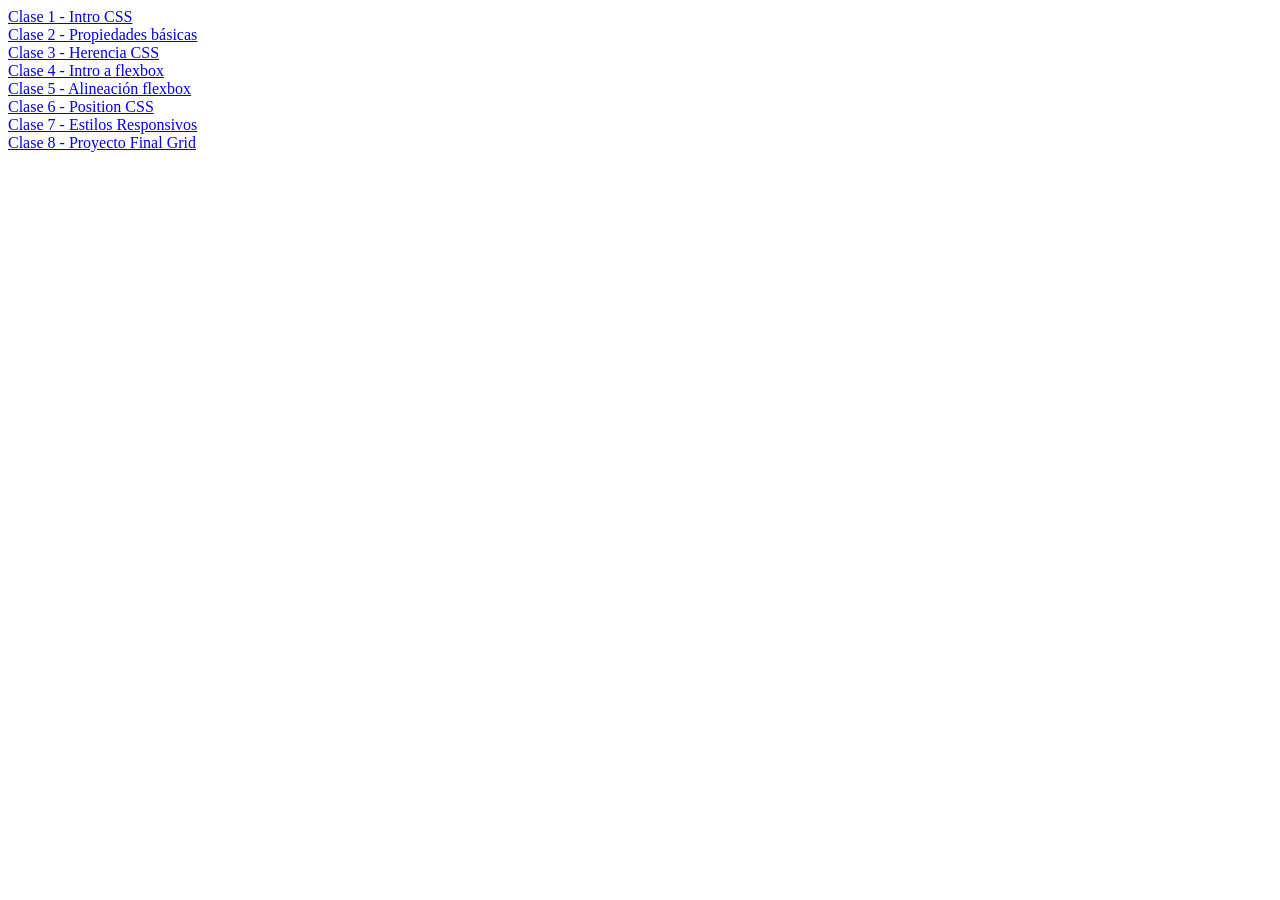
<file: index.html>
<!DOCTYPE html>
<html lang="en">

<head>
    <meta charset="UTF-8">
    <meta name="viewport" content="width=device-width, initial-scale=1.0">
    <title>Documentss</title>
</head>

<body>

    <a href="./01-intro-css/index.html">Clase 1 - Intro CSS</a>
    <br>
    <a href="./02-propiedades-basicas-css">Clase 2 - Propiedades básicas</a>
    <br>
    <a href="./03-herencia-css/">Clase 3 - Herencia CSS</a>
    <br>
    <a href="./04-intro-felxbox/">Clase 4 - Intro a flexbox</a>
    <br>
    <a href="./05-alineación-flexbox/">Clase 5 - Alineación flexbox</a>
    <br>
    <a href="./06-position-css/">Clase 6 - Position CSS</a>
    <br>
    <a href="./07-estilos-responsivos/">Clase 7 - Estilos Responsivos</a>
    <br>
    <a href="./08-proyecto-final-grid/">Clase 8 - Proyecto Final Grid</a>
    <br>
</body>
</html>
</file>
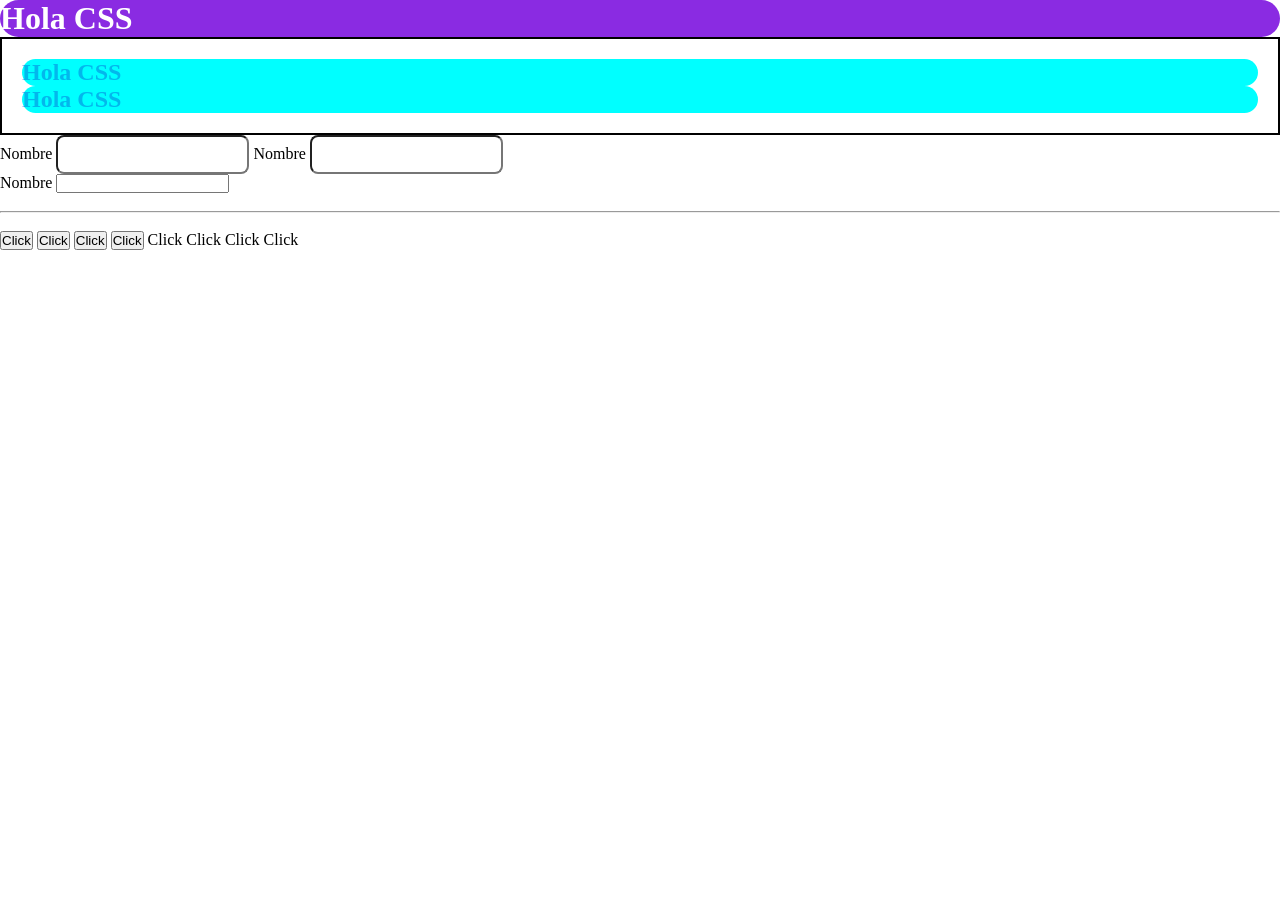
<file: 01-intro-css/index.html>
<!DOCTYPE html>
<html lang="en">

<head>
    <meta charset="UTF-8">
    <meta name="viewport" content="width=device-width, initial-scale=1.0">
    <title>Intro a CSS</title>
    <!-- Forma 3: Más efectiva -->
    <link rel="stylesheet" href="./style.css">

    <!-- Forma 1: CSS interno -->
    <style>
        h1 {
            background-color: blueviolet;
        }
    </style>
</head>

<body>

    <!-- Forma 2: CSS Inline -->
    <h1 style="color: white">Hola CSS</h1>
    <section id="destacados">
        <h1 class="bg-aqua color-blue">Hola CSS</h1>
        <h1 class="bg-aqua color-blue">Hola CSS</h1>
    </section>

    <!-- Estructura para selector avanzado -->

    <form class="form-registro">
        <div class="datos-persona">
            <label for="">Nombre</label>
            <input type="text" class="input-nombre">
        </div>
        <div class="datos-persona">
            <label for="">Nombre</label>
            <input type="text" class="input-nombre">
        </div>
    </form>

    <form class="form-registro">
        <div class="datos-mascota">
            <label for="">Nombre</label>
            <input type="text" class="input-nombre">
        </div>
    </form>

    <br>
    <hr>
    <br>

    <button>Click</button>
    <button>Click</button>
    <button>Click</button>
    <button>Click</button>

    <p>Click</p>
    <p>Click</p>
    <p>Click</p>
    <p>Click</p>




</body>

</html>
</file>
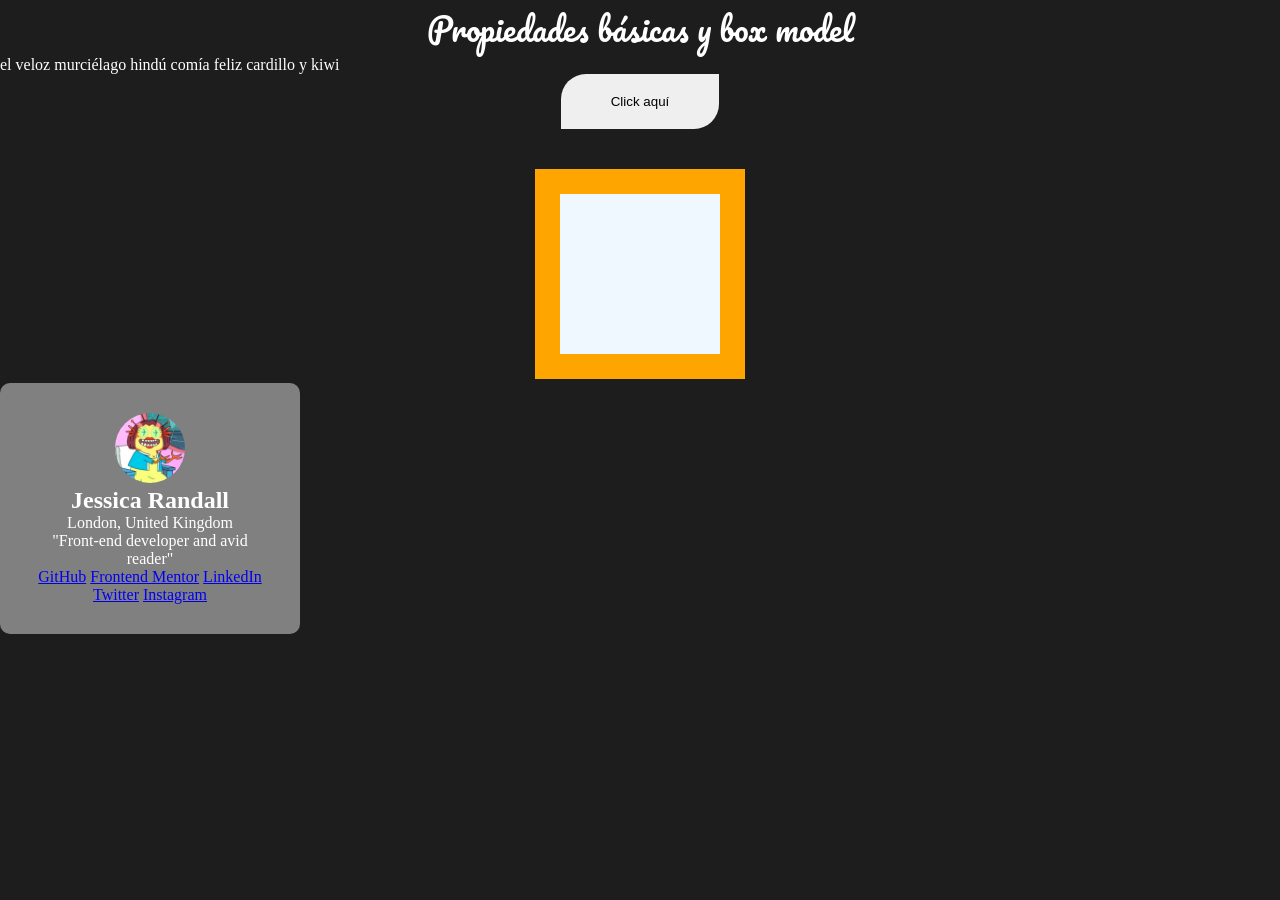
<file: 02-propiedades-basicas-css/index.html>
<!doctype html>
<html lang="en">

<head>
    <meta charset="UTF-8" />
    <meta name="viewport" content="width=device-width, initial-scale=1.0" />
    <title>Document</title>
    <link rel="preconnect" href="https://fonts.googleapis.com" />
    <link rel="preconnect" href="https://fonts.gstatic.com" crossorigin />
    <link href="https://fonts.googleapis.com/css2?family=Pacifico&family=Uncial+Antiqua&display=swap"
        rel="stylesheet" />
    <link rel="stylesheet" href="./style.css" />
</head>

<body>
    <h1 class="titulo">Propiedades básicas y box model</h1>
    <p>el veloz murciélago hindú comía feliz cardillo y kiwi</p>

    <div class="btn-box">
        <button>Click aquí</button>
    </div>

    <div id="portada">
        <img src="./assets/419.jpeg" alt="Plutonian Hostess">
    </div>

    <!-- Tarjeta -->
    <div class="user-card">
        <div class="user-card-info">
            <img src="./assets/419.jpeg" width="70" alt="Plutonian Hostess">
            <h2>Jessica Randall</h2>
            <p class="text-green">London, United Kingdom</p>
            <p>"Front-end developer and avid reader"</p>
        </div>
        <div class="user-card-nav">
            <a href="..." class="btn-link">GitHub</a>
            <a href="..." class="btn-link">Frontend Mentor</a>
            <a href="..." class="btn-link">LinkedIn</a>
            <a href="..." class="btn-link">Twitter</a>
            <a href="..." class="btn-link">Instagram</a>
        </div>
    </div>


</body>

</html>
</file>
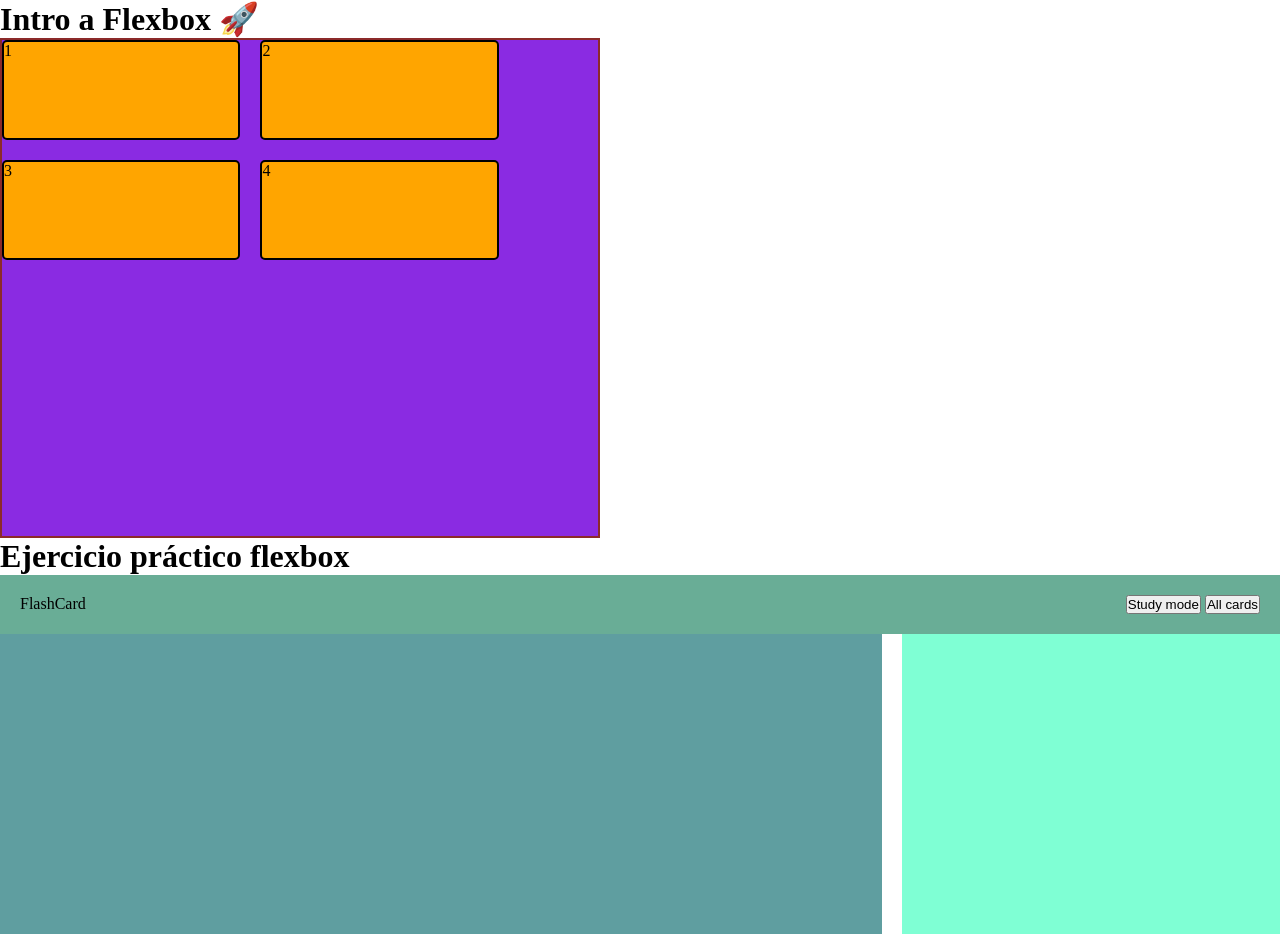
<file: 04-intro-felxbox/index.html>
<!DOCTYPE html>
<html lang="en">

<head>
    <meta charset="UTF-8">
    <meta name="viewport" content="width=device-width, initial-scale=1.0">
    <title>Intro a Flexbox</title>
    <link rel="stylesheet" href="style.css">
</head>

<body>

    <h1>Intro a Flexbox 🚀</h1>

    <div class="container">
        <div class="box">1</div>
        <div class="box">2</div>
        <div class="box">3</div>
        <div class="box">4</div>
    </div>

    <h1>Ejercicio práctico flexbox</h1>

    <header>
        <div class="logo">FlashCard</div>
        <div class="botones">
            <button>Study mode</button>
            <button>All cards</button>
        </div>
    </header>

    <main>
        <div class="main-content"></div>
        <div class="statistics"></div>
    </main>

</body>

</html>
</file>
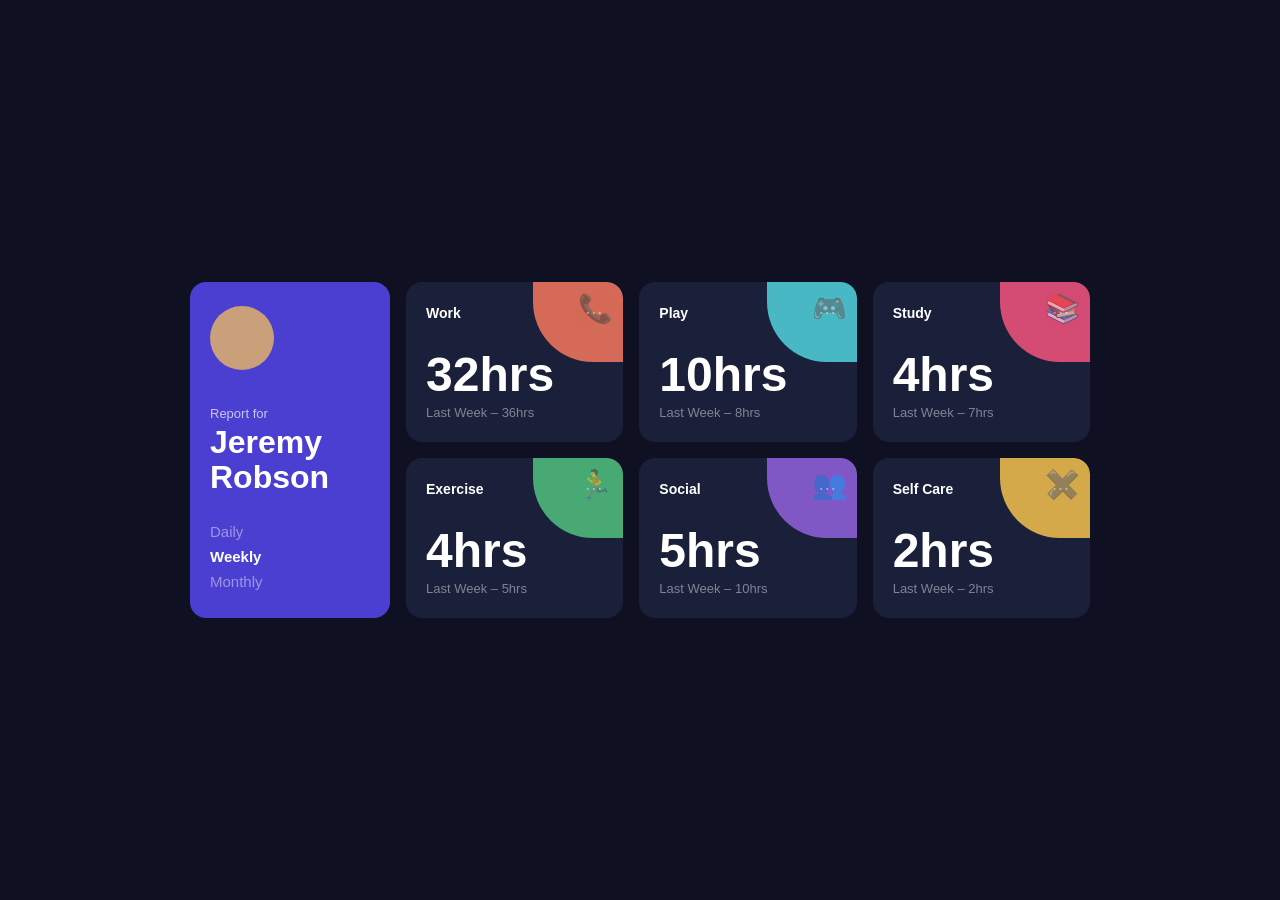
<file: 07-estilos-responsivos/index.html>
<!doctype html>
<html lang="en">

<head>
    <meta charset="UTF-8" />
    <meta name="viewport" content="width=device-width, initial-scale=1.0" />
    <title>Estilos Responsivos</title>
    <link rel="preconnect" href="https://fonts.googleapis.com" />
    <link rel="preconnect" href="https://fonts.gstatic.com" crossorigin />
    <link href="https://fonts.googleapis.com/css2?family=Chicle&family=Pirata+One&family=Rubik+Glitch&display=swap"
        rel="stylesheet" />
    <link rel="stylesheet" href="style.css" />
</head>

<body>
    <div class="dashboard">
        <!-- Sidebar / Profile -->
        <div class="dashboard__sidebar">
            <div class="card card--profile">
                <div class="profile__avatar"></div>
                <p class="profile__label">Report for</p>
                <h1 class="profile__name">Jeremy Robson</h1>
                <ul class="profile__nav">
                    <li class="profile__nav-item">Daily</li>
                    <li class="profile__nav-item profile__nav-item--active">Weekly</li>
                    <li class="profile__nav-item">Monthly</li>
                </ul>
            </div>
        </div>

        <!-- Stats grid -->
        <div class="dashboard__grid">
            <!-- Work -->
            <div class="card card--stat card--work">
                <div class="card__accent"></div>
                <span class="card__accent-icon">📞</span>
                <div class="card__header">
                    <span class="card__title">Work</span>
                    <span class="card__menu">···</span>
                </div>
                <p class="card__value">32hrs</p>
                <p class="card__sub">Last Week – 36hrs</p>
            </div>

            <!-- Play -->
            <div class="card card--stat card--play">
                <div class="card__accent"></div>
                <span class="card__accent-icon">🎮</span>
                <div class="card__header">
                    <span class="card__title">Play</span>
                    <span class="card__menu">···</span>
                </div>
                <p class="card__value">10hrs</p>
                <p class="card__sub">Last Week – 8hrs</p>
            </div>

            <!-- Study -->
            <div class="card card--stat card--study">
                <div class="card__accent"></div>
                <span class="card__accent-icon">📚</span>
                <div class="card__header">
                    <span class="card__title">Study</span>
                    <span class="card__menu">···</span>
                </div>
                <p class="card__value">4hrs</p>
                <p class="card__sub">Last Week – 7hrs</p>
            </div>

            <!-- Exercise -->
            <div class="card card--stat card--exercise">
                <div class="card__accent"></div>
                <span class="card__accent-icon">🏃</span>
                <div class="card__header">
                    <span class="card__title">Exercise</span>
                    <span class="card__menu">···</span>
                </div>
                <p class="card__value">4hrs</p>
                <p class="card__sub">Last Week – 5hrs</p>
            </div>

            <!-- Social -->
            <div class="card card--stat card--social">
                <div class="card__accent"></div>
                <span class="card__accent-icon">👥</span>
                <div class="card__header">
                    <span class="card__title">Social</span>
                    <span class="card__menu">···</span>
                </div>
                <p class="card__value">5hrs</p>
                <p class="card__sub">Last Week – 10hrs</p>
            </div>

            <!-- Self Care -->
            <div class="card card--stat card--selfcare">
                <div class="card__accent"></div>
                <span class="card__accent-icon">✖️</span>
                <div class="card__header">
                    <span class="card__title">Self Care</span>
                    <span class="card__menu">···</span>
                </div>
                <p class="card__value">2hrs</p>
                <p class="card__sub">Last Week – 2hrs</p>
            </div>
        </div>
    </div>

    <!-- Ejemplo estructura para media queries -->

    <!-- <div class="container">
    <h1>Media Queries 🚀</h1>
    </div> -->
</body>

</html>
</file>
<file: 01-intro-css/style.css>
* {
    margin: 0;
    padding: 0;
}

h1 {
    border-radius: 30px;

}

.bg-aqua {
    background-color: aqua;
}

.color-blue {
    color: rgba(6, 84, 210, 0.425);
}

#destacados {
    border: 2px solid black;
    padding: 20px;
}

.form-registro .datos-persona {
    display: inline-block;
}

.form-registro .datos-persona .input-nombre {
    padding: 10px;
    border-radius: 8px;
}

.form-registro .datos-persona .input-nombre:focus {
    border: 2px solid tomato;
    background-color: aquamarine;
}

button {
    display: inline-block;
}

button:hover {
    background-color: tomato;
    color: #fff;
    border: none;
    padding: 10px;
    transition-duration: .5s;
}

p {
    display: inline-block;
}
</file>
<file: 02-propiedades-basicas-css/style.css>
* {
    margin: 0;
    padding: 0;
    box-sizing: border-box;
}

body {
    background-color: #1d1d1d;
    color: #fff;
}

.titulo {
    font-family: "Pacifico", cursive;
    font-size: 2rem;
    font-weight: 100;
    font-style: normal;
    text-align: center;
}

/* p{
background-color: #373737;
text-align: center;
} */

.btn-box {
    text-align: center;
}

button {
    text-align: center;
    padding: 20px 50px;
    border-radius: 25px 0 25px 0;
    border: none;
}

#portada {
    text-align: center;
    margin-top: 40px;
}

#portada img {
    border: 25px solid orange;
    padding: 80px;
    background-color: aliceblue;
    width: 200px;
}


/* Card Styles */

.user-card {
    width: 300px;
    background-color: gray;
    text-align: center;
    border-radius: 10px;
    padding: 30px;
}

.user-card-info img {
    border-radius: 50%;
}
</file>
<file: 04-intro-felxbox/style.css>
* {
    margin: 0;
    padding: 0;
    box-sizing: border-box;
}

.container {
    display: flex;
    flex-direction: row;
    flex-wrap: wrap;
    justify-content: flex-start;
    align-items: flex-start;
    align-content: flex-start;
    gap: 20px;

    background-color: blueviolet;
    border: 2px solid rgb(140, 42, 42);
    width: 600px;
    height: 500px;
}

.box {
    width: 40%;
    height: 100px;
    background-color: orange;
    border: 2px solid black;
    border-radius: 5px;
}

/* Estilos header */

header {
    background-color: rgb(105, 173, 150);
    display: flex;
    padding: 20px;
    justify-content: space-between;
}

main {
    display: flex;
    gap: 20px;
}

.main-content {
    width: 70%;
    height: 300px;
    background-color: cadetblue;
}

.statistics {
    width: 30%;
    height: 300px;
    background-color: aquamarine;
}
</file>
<file: 07-estilos-responsivos/style.css>
:root {
    --color-bg: #0f1122;
    --color-surface: #1a1f3a;
    --color-profile: #4b3fd1;

    --color-work: #e8735a;
    --color-play: #4ec9d4;
    --color-study: #e8507a;
    --color-exercise: #4db87a;
    --color-social: #8b5fd4;
    --color-selfcare: #e8b84b;

    --text-primary: #ffffff;
    --text-muted: rgba(255, 255, 255, 0.45);
    --text-label: rgba(255, 255, 255, 0.6);

    --radius-card: 16px;
    --gap: 16px;

    --font: "Barlow", sans-serif;
}

/* ── Reset ─────────────────────────────────────────── */
*,
*::before,
*::after {
    box-sizing: border-box;
    margin: 0;
    padding: 0;
}

/* ── Base ──────────────────────────────────────────── */
body {
    background: var(--color-bg);
    font-family: var(--font);
    color: var(--text-primary);
    min-height: 100vh;
    display: flex;
    align-items: center;
    justify-content: center;
    padding: 32px;
}

/* ── Layout ────────────────────────────────────────── */
.dashboard {
    display: flex;
    gap: var(--gap);
    max-width: 900px;
    width: 100%;
}

.dashboard__sidebar {
    flex: 0 0 200px;
}

.dashboard__grid {
    flex: 1;
    display: flex;
    flex-wrap: wrap;
    gap: var(--gap);
}

.dashboard__grid .card--stat {
    flex: 1 1 calc(33.333% - var(--gap));
}

/* ── Card base ─────────────────────────────────────── */
.card {
    background: var(--color-surface);
    border-radius: var(--radius-card);
    overflow: hidden;
    position: relative;
}

/* ── Profile card ──────────────────────────────────── */
.card--profile {
    background: var(--color-profile);
    display: flex;
    flex-direction: column;
    padding: 24px 20px 28px;
    height: 100%;
}

.profile__avatar {
    width: 64px;
    height: 64px;
    border-radius: 50%;
    background: #c9a07a;
    overflow: hidden;
    margin-bottom: auto;
    flex-shrink: 0;
}

.profile__avatar img {
    width: 100%;
    height: 100%;
    object-fit: cover;
}

.profile__label {
    font-size: 13px;
    font-weight: 300;
    color: rgba(255, 255, 255, 0.7);
    margin-top: 24px;
    margin-bottom: 4px;
}

.profile__name {
    font-size: 32px;
    font-weight: 700;
    line-height: 1.1;
    margin-bottom: 28px;
}

.profile__nav {
    display: flex;
    flex-direction: column;
    gap: 8px;
    list-style: none;
}

.profile__nav-item {
    font-size: 15px;
    font-weight: 300;
    color: var(--text-muted);
    cursor: pointer;
}

.profile__nav-item--active {
    font-weight: 700;
    color: var(--text-primary);
}

/* ── Stat card ─────────────────────────────────────── */
.card--stat {
    display: flex;
    flex-direction: column;
    padding: 20px 20px 22px;
    min-height: 160px;
}

.card__accent {
    position: absolute;
    top: 0;
    right: 0;
    width: 90px;
    height: 80px;
    border-radius: 0 var(--radius-card) 0 60px;
    opacity: 0.9;
}

.card__accent-icon {
    position: absolute;
    top: 10px;
    right: 10px;
    font-size: 28px;
    opacity: 0.55;
}

.card__header {
    display: flex;
    align-items: center;
    justify-content: space-between;
    position: relative;
    z-index: 1;
    margin-bottom: auto;
}

.card__title {
    font-size: 14px;
    font-weight: 700;
    color: var(--text-primary);
}

.card__menu {
    font-size: 18px;
    color: var(--text-muted);
    cursor: pointer;
    letter-spacing: 1px;
}

.card__value {
    font-size: 48px;
    font-weight: 700;
    line-height: 1;
    margin-bottom: 6px;
}

.card__sub {
    font-size: 13px;
    font-weight: 300;
    color: var(--text-muted);
}

/* ── Accent colors per category ────────────────────── */
.card--work .card__accent {
    background: var(--color-work);
}

.card--play .card__accent {
    background: var(--color-play);
}

.card--study .card__accent {
    background: var(--color-study);
}

.card--exercise .card__accent {
    background: var(--color-exercise);
}

.card--social .card__accent {
    background: var(--color-social);
}

.card--selfcare .card__accent {
    background: var(--color-selfcare);
}

/* Estilos cards website Tablet */
@media screen and (max-width: 815px) {
    .dashboard {
        flex-direction: column;
    }

    .card--profile {
        text-align: center;
        align-items: center;
    }
}

/* Estilos cards website Mobile */
@media screen and (max-width: 575px) {
    .dashboard__grid .card--stat {
        flex: unset;
    }

    .card--stat {
        width: 100%;
    }
}

/* Estilos Desktop */
/* .container {
  display: flex;
  justify-content: center;
  align-items: center;
  height: 100vh;
  background-color: blueviolet;
  color: #fff;
  font-family: "Pirata One", system-ui;
} */

/* Estilos Tablet */
/* @media screen and (max-width: 960px) {
  .container {
    background-color: orange;
    font-family: "Rubik Glitch", system-ui;
  }
} */

/* Estilos Mobile */
/* @media screen and (max-width: 520px) {
  .container {
    background-color: rgb(0, 157, 255);
    font-family: "Chicle", serif;
  }
} */
</file>
